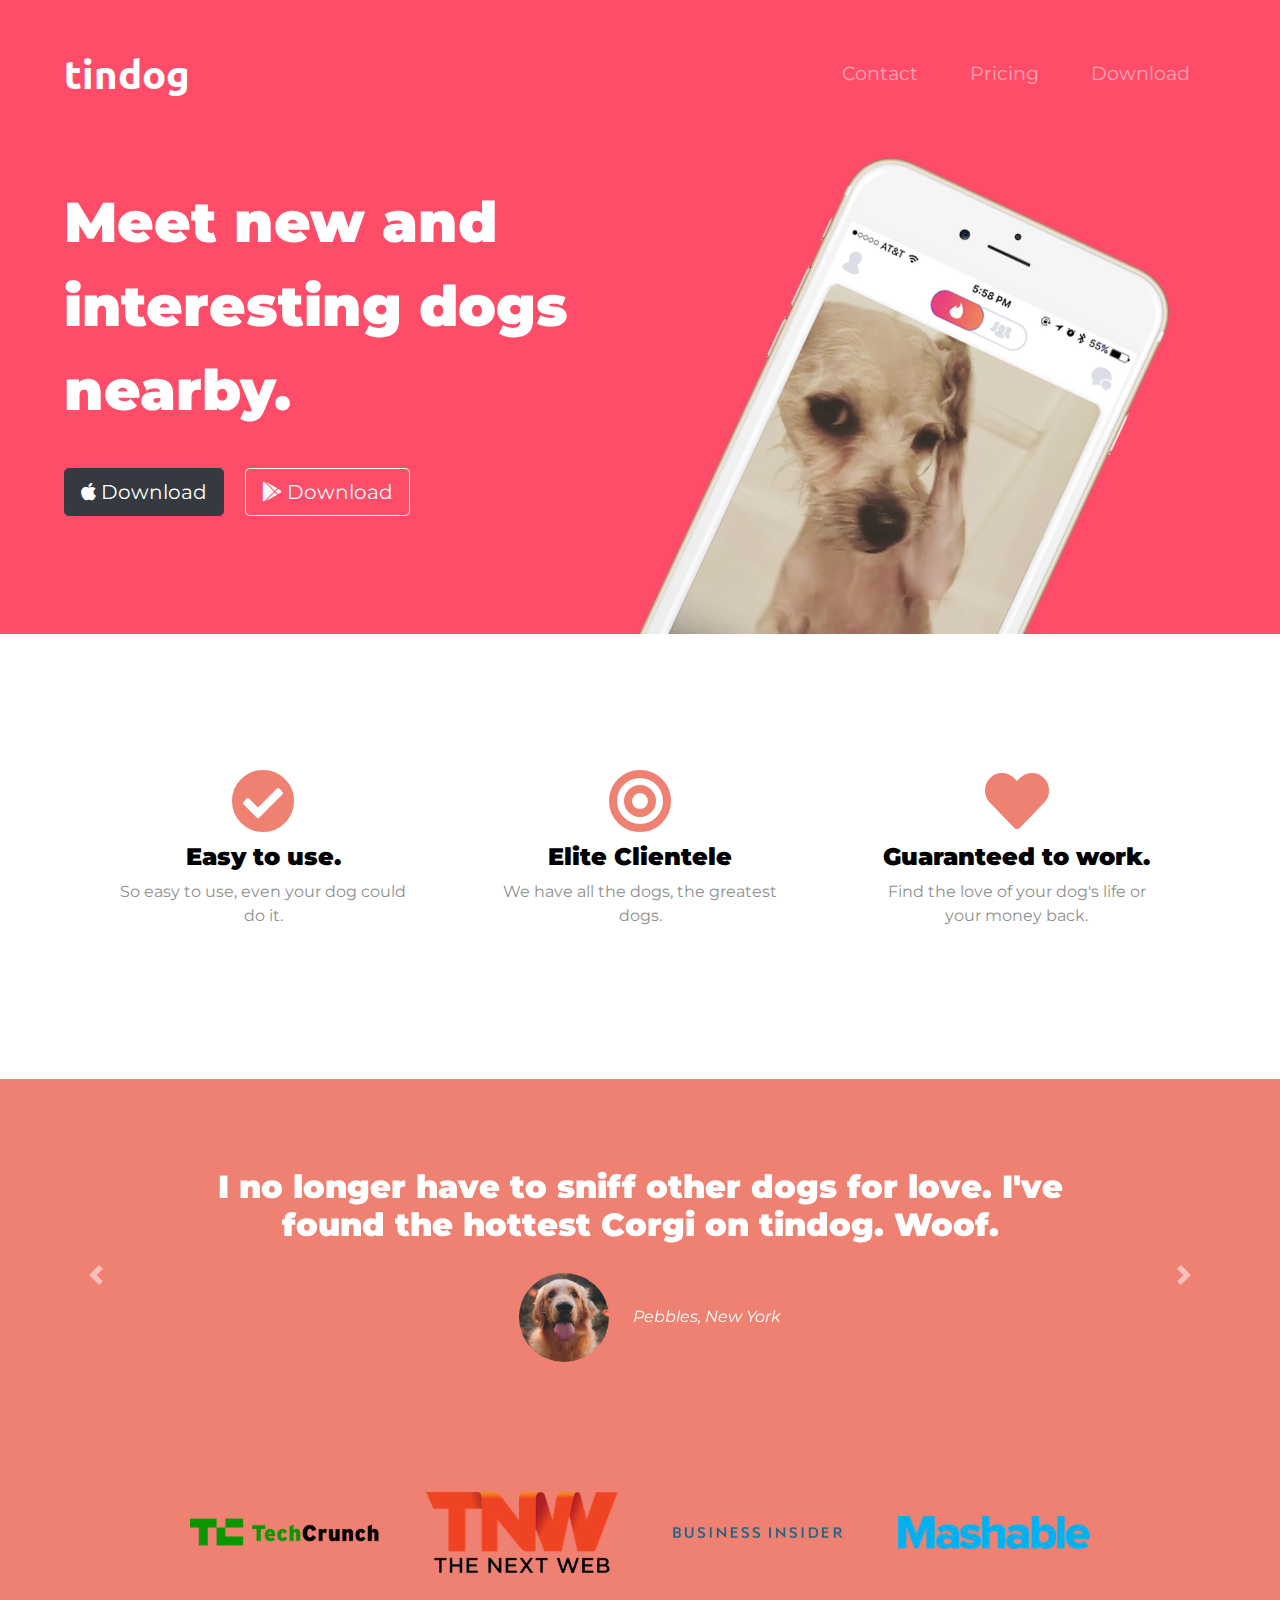
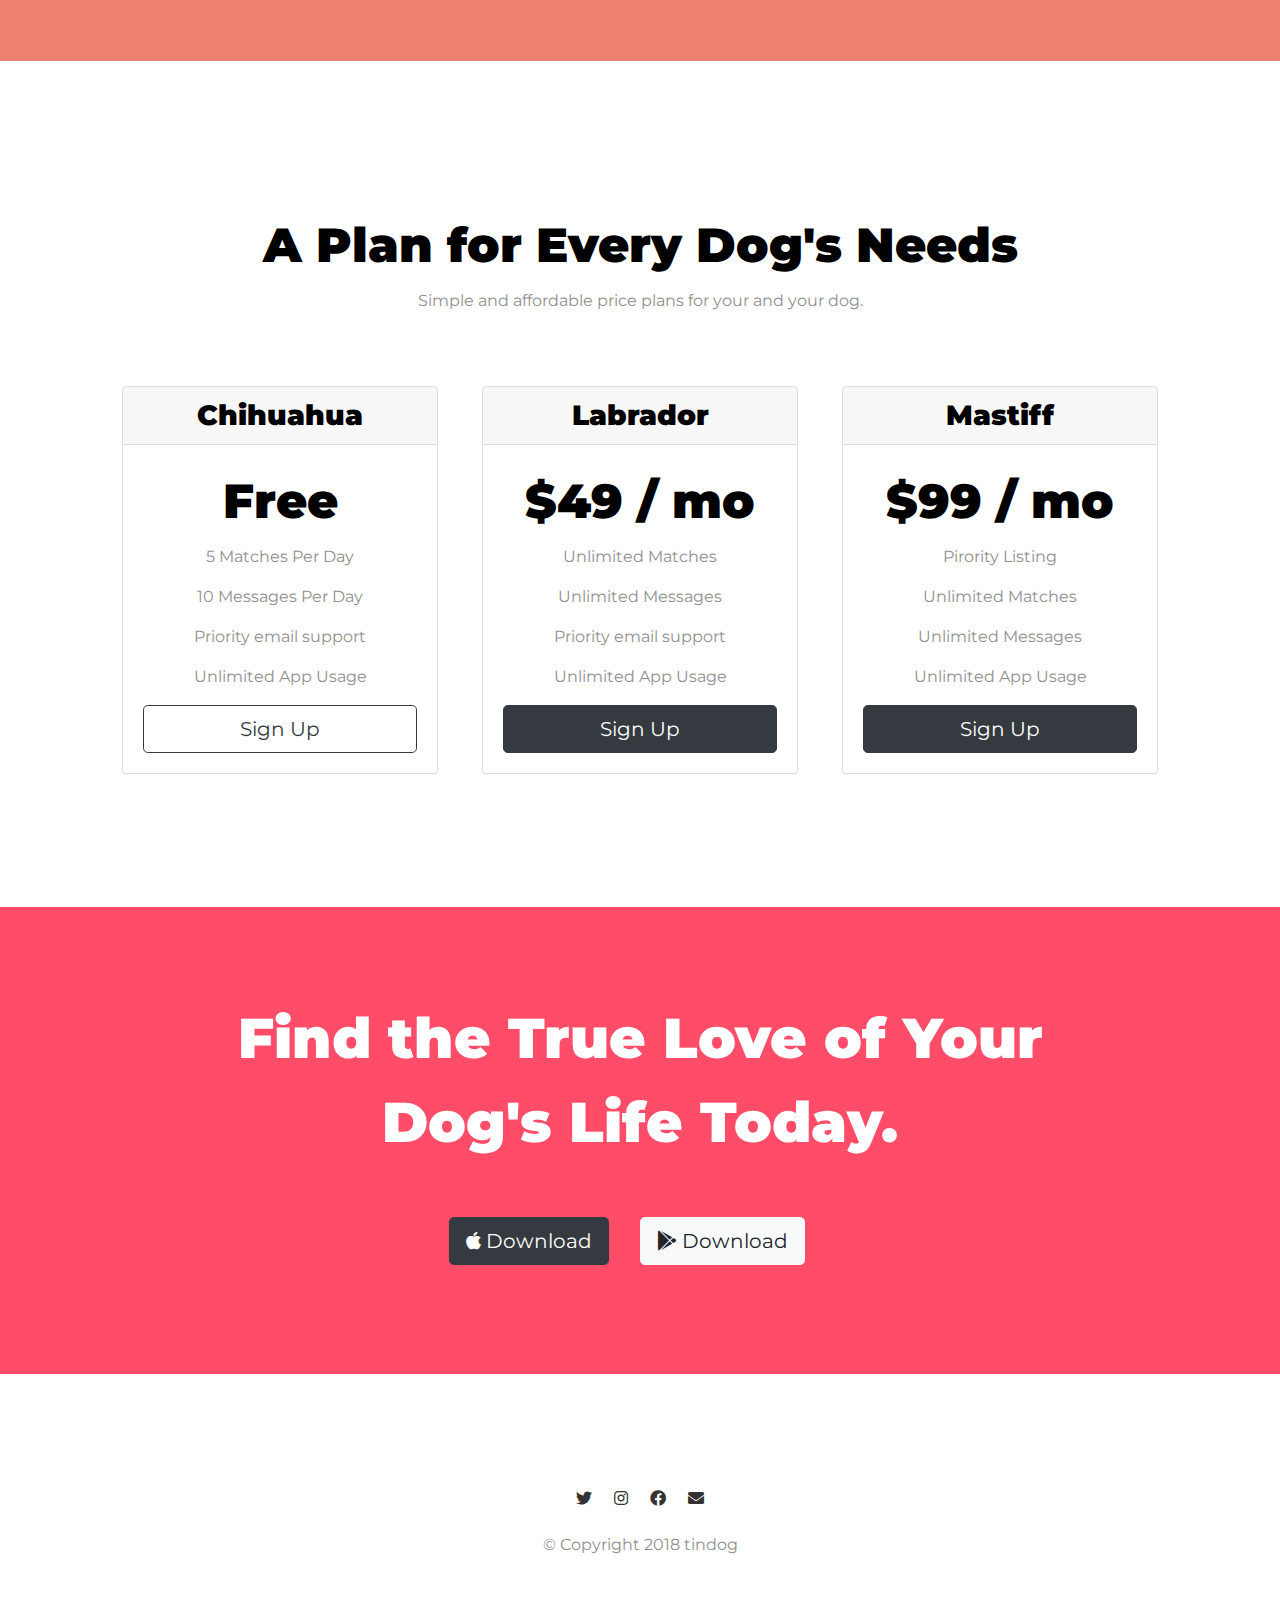
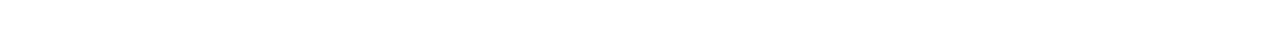
<file: index.html>
<!DOCTYPE html>
<html>

<head>
  <meta charset="utf-8">
  <title>TinDog</title>
  <link href="https://fonts.googleapis.com/css?family=Montserrat:100,400,500,900&display=swap" rel="stylesheet">
  <link href="https://fonts.googleapis.com/css?family=Ubuntu&display=swap" rel="stylesheet">

  <link rel="stylesheet" href="https://stackpath.bootstrapcdn.com/bootstrap/4.4.1/css/bootstrap.min.css" integrity="sha384-Vkoo8x4CGsO3+Hhxv8T/Q5PaXtkKtu6ug5TOeNV6gBiFeWPGFN9MuhOf23Q9Ifjh" crossorigin="anonymous">
  <link rel="stylesheet" href="css/styles.css">

  <link rel="stylesheet" href="https://cdnjs.cloudflare.com/ajax/libs/font-awesome/5.13.0/css/all.min.css">
</head>

<body>

  <section class="colored-section" id="title">

    <div class="container-fluid">

      <!-- Nav Bar -->
      <nav class="navbar navbar-expand-lg navbar navbar-dark">
        <a class="navbar-brand" href="">tindog</a>
        <button class="navbar-toggler" type="button" data-toggle="collapse" data-target="#navbarSupportedContent" aria-controls="navbarSupportedContent" aria-expanded="false" aria-label="Toggle navigation">
          <span class="navbar-toggler-icon"></span>
        </button>
        <div class="collapse navbar-collapse" id="navbarSupportedContent">
          <ul class="navbar-nav ml-auto">
            <li class="nav-item">
              <a class="nav-link" href="#footer">Contact</a>
            </li>
            <li class="nav-item">
              <a class="nav-link" href="#pricing">Pricing</a>
            </li>
            <li class="nav-item">
              <a class="nav-link" href="#cta">Download</a>
            </li>
          </ul>
        </div>
      </nav>


      <!-- Title -->

      <div class="row">
        <div class="col-lg-6">
          <h1 class="big-heading">Meet new and interesting dogs nearby.</h1>
          <button type="button" class="btn btn-dark btn-lg dl-buttons"><i class="fab fa-apple"></i> Download</button>
          <button type="button" class="btn btn-outline-light btn-lg dl-buttons"><i class="fab fa-google-play"></i> Download</button>
        </div>
        <div class="col-lg-6">
          <img class="phone-img" src="images/iphone6.png" alt="iphone-mockup">
        </div>
      </div>

    </div>
  </section>


  <!-- Features -->

  <section class="white-section" id="features">

      <div class="row">

        <div class="col-lg-4 features-each">
          <i class="fas fa-check-circle fa-4x icon-style"></i>
          <h3 class="features-title">Easy to use.</h3>
          <p>So easy to use, even your dog could do it.</p>
        </div>

        <div class="col-lg-4 features-each">
          <i class="fas fa-bullseye fa-4x icon-style"></i>
          <h3 class="features-title">Elite Clientele</h3>
          <p>We have all the dogs, the greatest dogs.</p>
        </div>

        <div class="col-lg-4 features-each">
          <i class="fas fa-heart fa-4x icon-style"></i>
          <h3 class="features-title">Guaranteed to work.</h3>
          <p>Find the love of your dog's life or your money back.</p>
        </div>

      </div>

  </section>


  <!-- Testimonials -->

  <section class="colored-section" id="testimonials">

    <div id="testimonial-carousel" class="carousel slide" data-ride="false">
      <div class="carousel-inner">
        <div class="carousel-item active">
          <h2 class="testimonial-text">I no longer have to sniff other dogs for love. I've found the hottest Corgi on tindog. Woof.</h2>
          <img class="testimonial-image" src="images/dog-img.jpg" alt="dog-profile">
          <em>Pebbles, New York</em>
        </div>
        <div class="carousel-item">
          <h2 class="testimonial-text">My dog used to be so lonely, but with tindog's help, they've found the love of their life. I think.</h2>
          <img class="testimonial-image" src="images/lady-img.jpg" alt="lady-profile">
          <em>Beverly, Illinois</em>
        </div>
      </div>
      <a class="carousel-control-prev" href="#testimonial-carousel" role="button" data-slide="prev">
        <span class="carousel-control-prev-icon" aria-hidden="true"></span>
      </a>
      <a class="carousel-control-next" href="#testimonial-carousel" role="button" data-slide="next">
        <span class="carousel-control-next-icon" aria-hidden="true"></span>
      </a>
    </div>

  </section>


  <!-- Press -->

  <section class="colored-section" id="press">
    <img class="press-logo" src="images/techcrunch.png" alt="tc-logo">
    <img class="press-logo" src="images/tnw.png" alt="tnw-logo">
    <img class="press-logo" src="images/bizinsider.png" alt="biz-insider-logo">
    <img class="press-logo" src="images/mashable.png" alt="mashable-logo">

  </section>


  <!-- Pricing -->

  <section class="white-section" id="pricing">

    <div class="pricing-header px-3 py-3 pt-md-5 pb-md-4 mx-auto text-center">
      <h2 class="section-heading">A Plan for Every Dog's Needs</h2>
      <p>Simple and affordable price plans for your and your dog.</p>
    </div>

    <div class="row mx-auto text-center">
      <div class="pricing-column col-lg-4 col-md-6">
        <div class="card">
          <div class="card-header">
            <h3 class="my-0">Chihuahua</h3>
          </div>
          <div class="card-body">
            <h2 class="price-text">Free</h2>
            <p>5 Matches Per Day</p>
            <p>10 Messages Per Day</p>
            <p>Priority email support</p>
            <p>Unlimited App Usage</p>
            <button type="button" class="btn btn-lg btn-block btn-outline-dark">Sign Up</button>
          </div>
        </div>
      </div>
      <div class="pricing-column col-lg-4 col-md-6">
        <div class="card">
          <div class="card-header">
            <h3 class="my-0">Labrador</h3>
          </div>
          <div class="card-body">
            <h2 class="price-text">$49 / mo</h2>
            <p>Unlimited Matches</p>
            <p>Unlimited Messages</p>
            <p>Priority email support</p>
            <p>Unlimited App Usage</p>
            <button type="button" class="btn btn-lg btn-block btn-dark">Sign Up</button>
          </div>
        </div>
      </div>
      <div class="pricing-column col-lg-4">
        <div class="card">
          <div class="card-header">
            <h3 class="my-0">Mastiff</h3>
          </div>
          <div class="card-body">
            <h2 class="price-text">$99 / mo</h2>
            <p>Pirority Listing</p>
            <p>Unlimited Matches</p>
            <p>Unlimited Messages</p>
            <p>Unlimited App Usage</p>
            <button type="button" class="btn btn-lg btn-block btn-dark">Sign Up</button>
          </div>
        </div>
      </div>
    </div>

  </section>


  <!-- Call to Action -->

  <section class="colored-section" id="cta">

    <h3 class="big-heading">Find the True Love of Your Dog's Life Today.</h3>
    <button type="button" class="btn btn-dark btn-lg dl-buttons"><i class="fab fa-apple"></i> Download</button>
    <button type="button" class="btn btn-light btn-lg dl-buttons"><i class="fab fa-google-play"></i> Download</button>

  </section>


  <!-- Footer -->

  <footer class="white-section" id="footer">

    <a href="http://twitter.com"><i class="fab fa-twitter social-icon"></i></a>
    <a href="http://instagram.com"><i class="fab fa-instagram social-icon"></i></a>
    <a href="http://facebook.com"><i class="fab fa-facebook social-icon"></i></a>
    <a href="mailto:info@tindog.com"><i class="fas fa-envelope social-icon"></i></a>
    <p>© Copyright 2018 tindog</p>

  </footer>

  <!-- jQuery first, then Popper.js, then Bootstrap JS -->
  <script src="https://code.jquery.com/jquery-3.4.1.slim.min.js" integrity="sha384-J6qa4849blE2+poT4WnyKhv5vZF5SrPo0iEjwBvKU7imGFAV0wwj1yYfoRSJoZ+n" crossorigin="anonymous"></script>
  <script src="https://cdn.jsdelivr.net/npm/popper.js@1.16.0/dist/umd/popper.min.js" integrity="sha384-Q6E9RHvbIyZFJoft+2mJbHaEWldlvI9IOYy5n3zV9zzTtmI3UksdQRVvoxMfooAo" crossorigin="anonymous"></script>
  <script src="https://stackpath.bootstrapcdn.com/bootstrap/4.4.1/js/bootstrap.min.js" integrity="sha384-wfSDF2E50Y2D1uUdj0O3uMBJnjuUD4Ih7YwaYd1iqfktj0Uod8GCExl3Og8ifwB6" crossorigin="anonymous"></script>

</body>

</html>
</file>
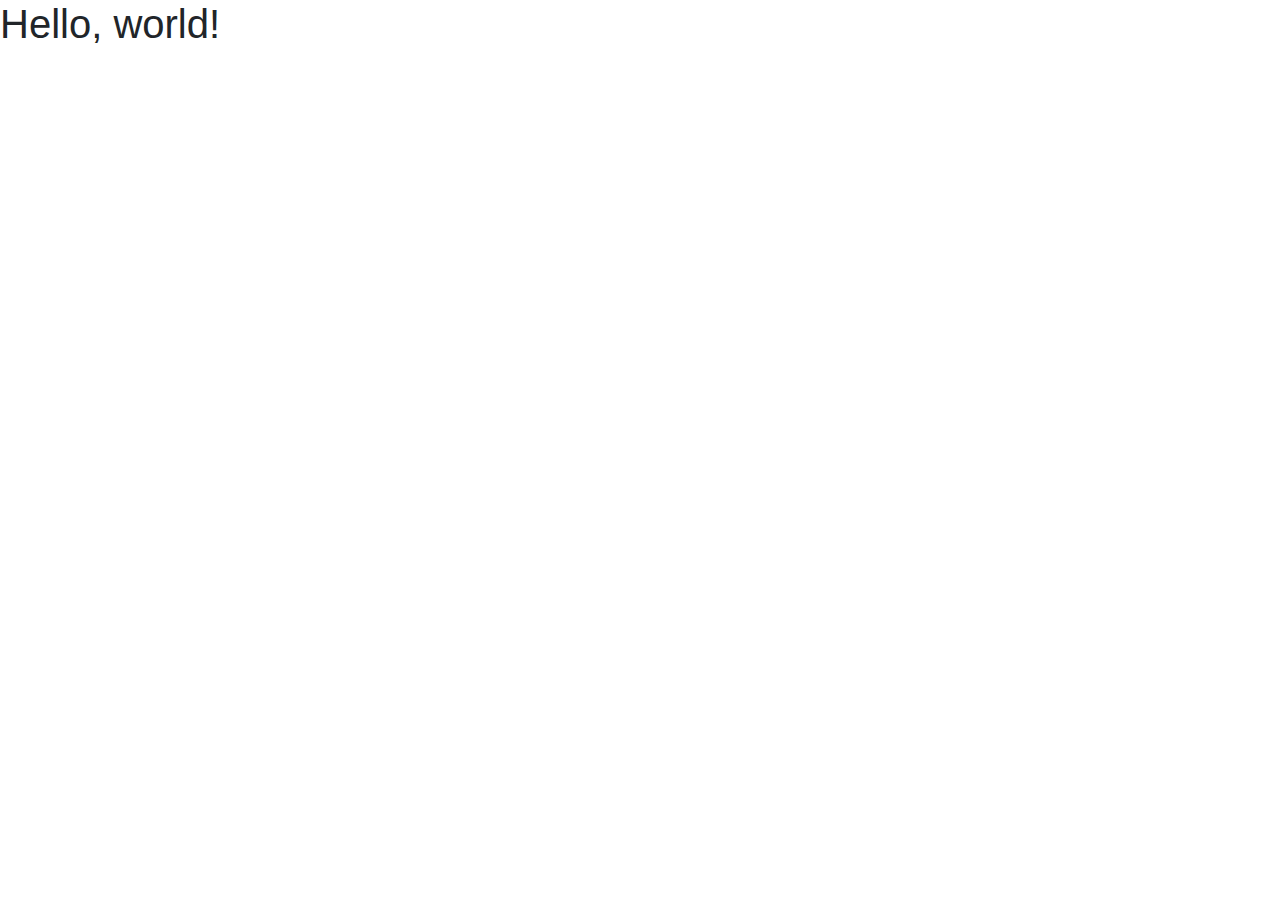
<file: starter-template/index.html>
<!doctype html>
<html lang="en">
  <head>
    <!-- Required meta tags -->
    <meta charset="utf-8">
    <meta name="viewport" content="width=device-width, initial-scale=1, shrink-to-fit=no">

    <!-- Bootstrap CSS -->
    <link rel="stylesheet" href="https://stackpath.bootstrapcdn.com/bootstrap/4.4.1/css/bootstrap.min.css" integrity="sha384-Vkoo8x4CGsO3+Hhxv8T/Q5PaXtkKtu6ug5TOeNV6gBiFeWPGFN9MuhOf23Q9Ifjh" crossorigin="anonymous">

    <title>Hello, world!</title>
  </head>
  <body>
    <h1>Hello, world!</h1>

    <!-- Optional JavaScript -->
    <!-- jQuery first, then Popper.js, then Bootstrap JS -->
    <script src="https://code.jquery.com/jquery-3.4.1.slim.min.js" integrity="sha384-J6qa4849blE2+poT4WnyKhv5vZF5SrPo0iEjwBvKU7imGFAV0wwj1yYfoRSJoZ+n" crossorigin="anonymous"></script>
    <script src="https://cdn.jsdelivr.net/npm/popper.js@1.16.0/dist/umd/popper.min.js" integrity="sha384-Q6E9RHvbIyZFJoft+2mJbHaEWldlvI9IOYy5n3zV9zzTtmI3UksdQRVvoxMfooAo" crossorigin="anonymous"></script>
    <script src="https://stackpath.bootstrapcdn.com/bootstrap/4.4.1/js/bootstrap.min.js" integrity="sha384-wfSDF2E50Y2D1uUdj0O3uMBJnjuUD4Ih7YwaYd1iqfktj0Uod8GCExl3Og8ifwB6" crossorigin="anonymous"></script>
  </body>
</html>
</file>
<file: css/styles.css>
body {
  font-family: 'Montserrat', sans-serif;
  text-align: center;
}

#title {
  text-align: left;
}

.container-fluid {
  padding: 3% 5% 7%;
}

h1, h2, h3, h4, h5, h6 {
  font-family: 'Montserrat', sans-serif;
  font-weight: 900;
}

p {
  color: #8f8f8f;
}

/* Sections */

.white-section {
  background-color: #fff;
  color: #000;
}

.colored-section {
  background-color: #ff4c68;
  color: #fff;
}

/* Headings */

.big-heading {
  font-size: 3.5rem;
  line-height: 1.5;
}

.section-heading {
  font-size: 3rem;
  line-height: 1.5;
}

/* Navigation Bar */

.navbar {
  padding: 0 0 4.5rem 0;
}

.navbar-brand {
  font-family: 'Ubuntu', sans-serif;
  font-size: 2.5rem;
  font-weight: bold;
}

.nav-item {
  padding: 0 18px;
}

.nav-link {
  font-size: 1.2rem;
  font-weight: 400;
}

/* Title section  */

@media (max-width: 991px) {
  #title {
    text-align: center;
  }
}

/* Download Buttons */

.dl-buttons {
  margin: 5% 3% 5% 0;
}

/* Title image */

.phone-img {
  width: 60%;
  transform: rotate(25deg);
  position: absolute;
  right: 30%;
}

@media (max-width: 991px) {
  .phone-img {
    width: 40%;
    position: static;
    transform: rotate(0deg);
  }
}

/* Features */

#features {
  padding: 7%;
  position: relative;
  z-index: 1;
}

.features-each {
  padding: 4%;
}

.icon-style {
  color: #ef8172;
  padding-bottom: 10px;
}

.icon-style:hover {
  color: #ff4c68;
}

.features-title {
  font-size: 1.5rem;
}

/* Testimonial section */

#testimonials {
  padding: 7% 0;
  background-color: #ef8172;
}

.testimonial-image {
  width: 10%;
  border-radius: 100%;
  margin: 20px;
}

.textimonial-text {
  font-size: 3rem;
  line-height: 1.5;
}

#press {
  background-color: #ef8172;
  padding-bottom: 3%;
}

.press-logo {
  width: 15%;
  margin: 20px 20px 50px;
}

.carousel-item {
  padding: 0 15%;
}

/* Price section */

#pricing {
  padding: 100px;
}

.pricing-column {
  padding: 3% 2%;
}

.price-text {
  font-size: 3rem;
  line-height: 1.5;
}

/* CTA */

#cta {
  padding: 7% 15% 5%;
}

.cta-heading {
  font-size: 3rem;
}

/* Footer */

#footer {
  padding: 7% 15% 5%;
}

.social-icon {
  padding: 3% 1%;
  color: #333;
}
</file>
